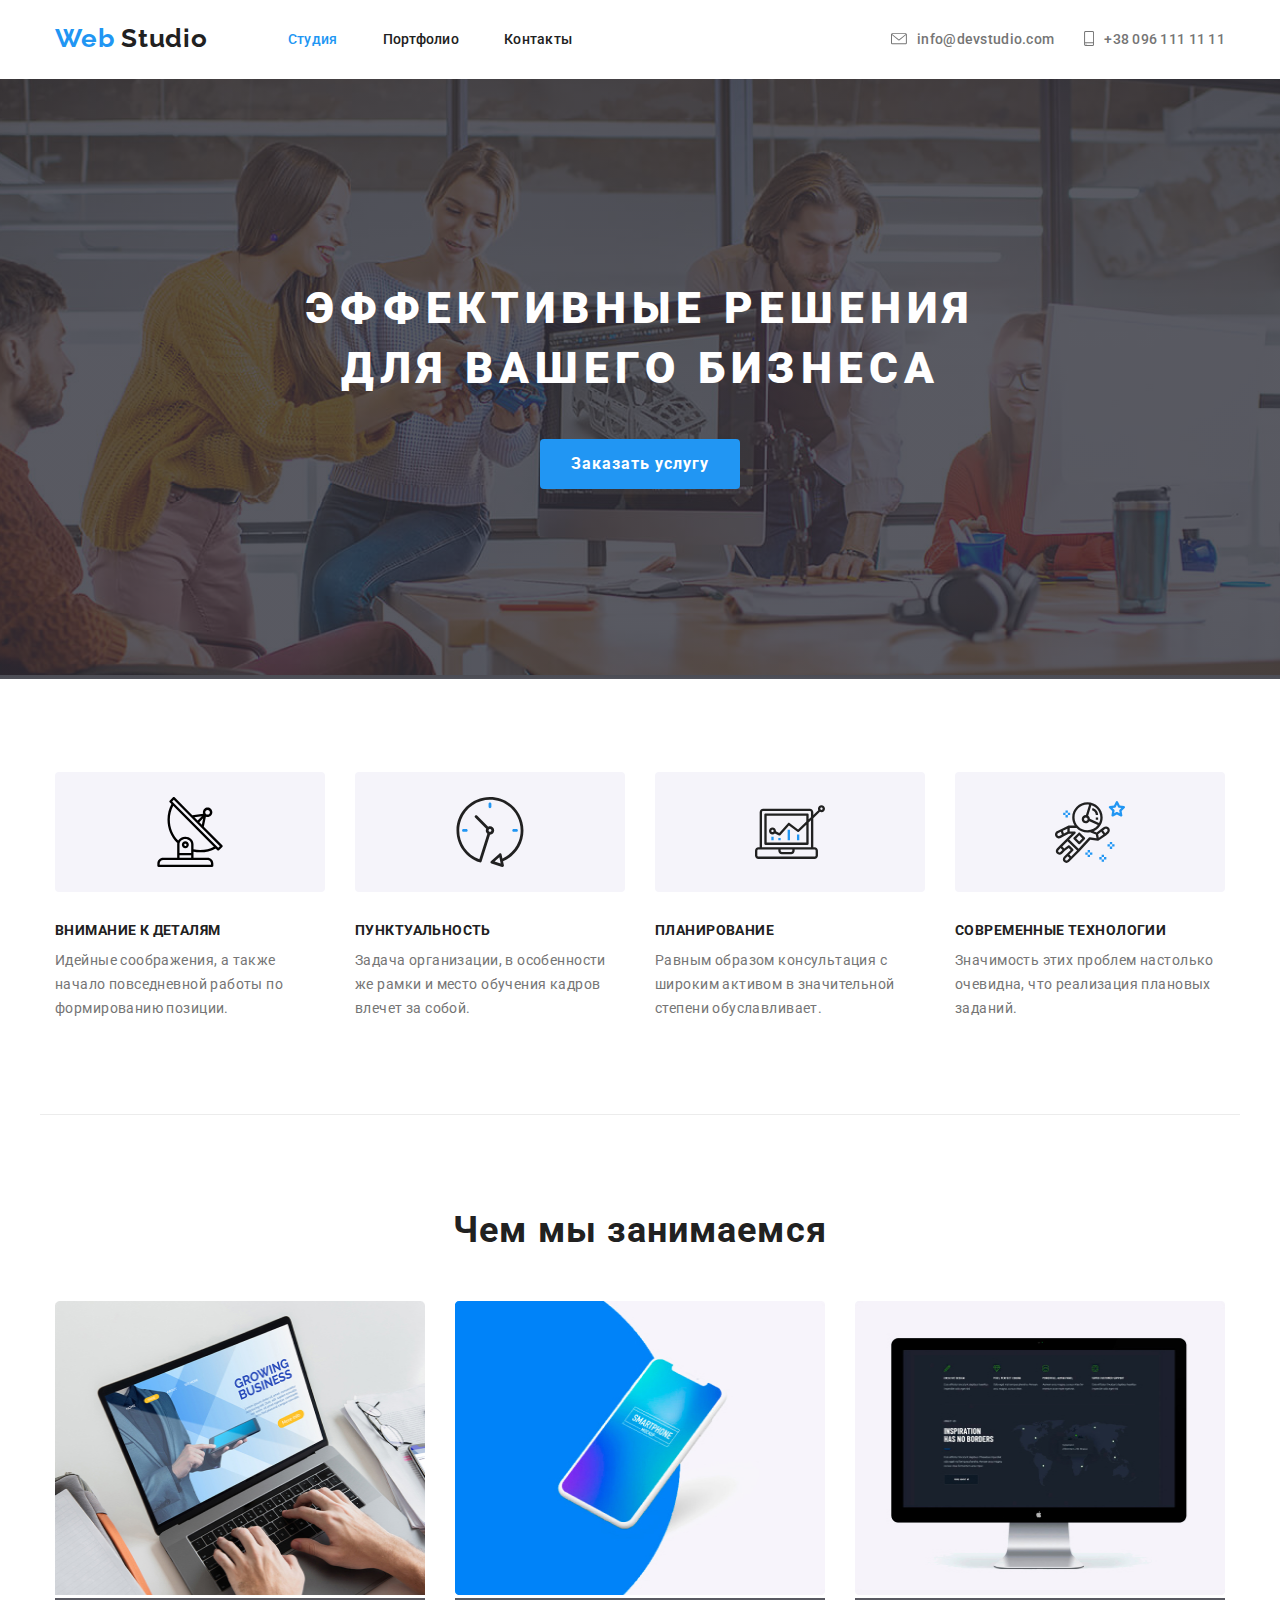
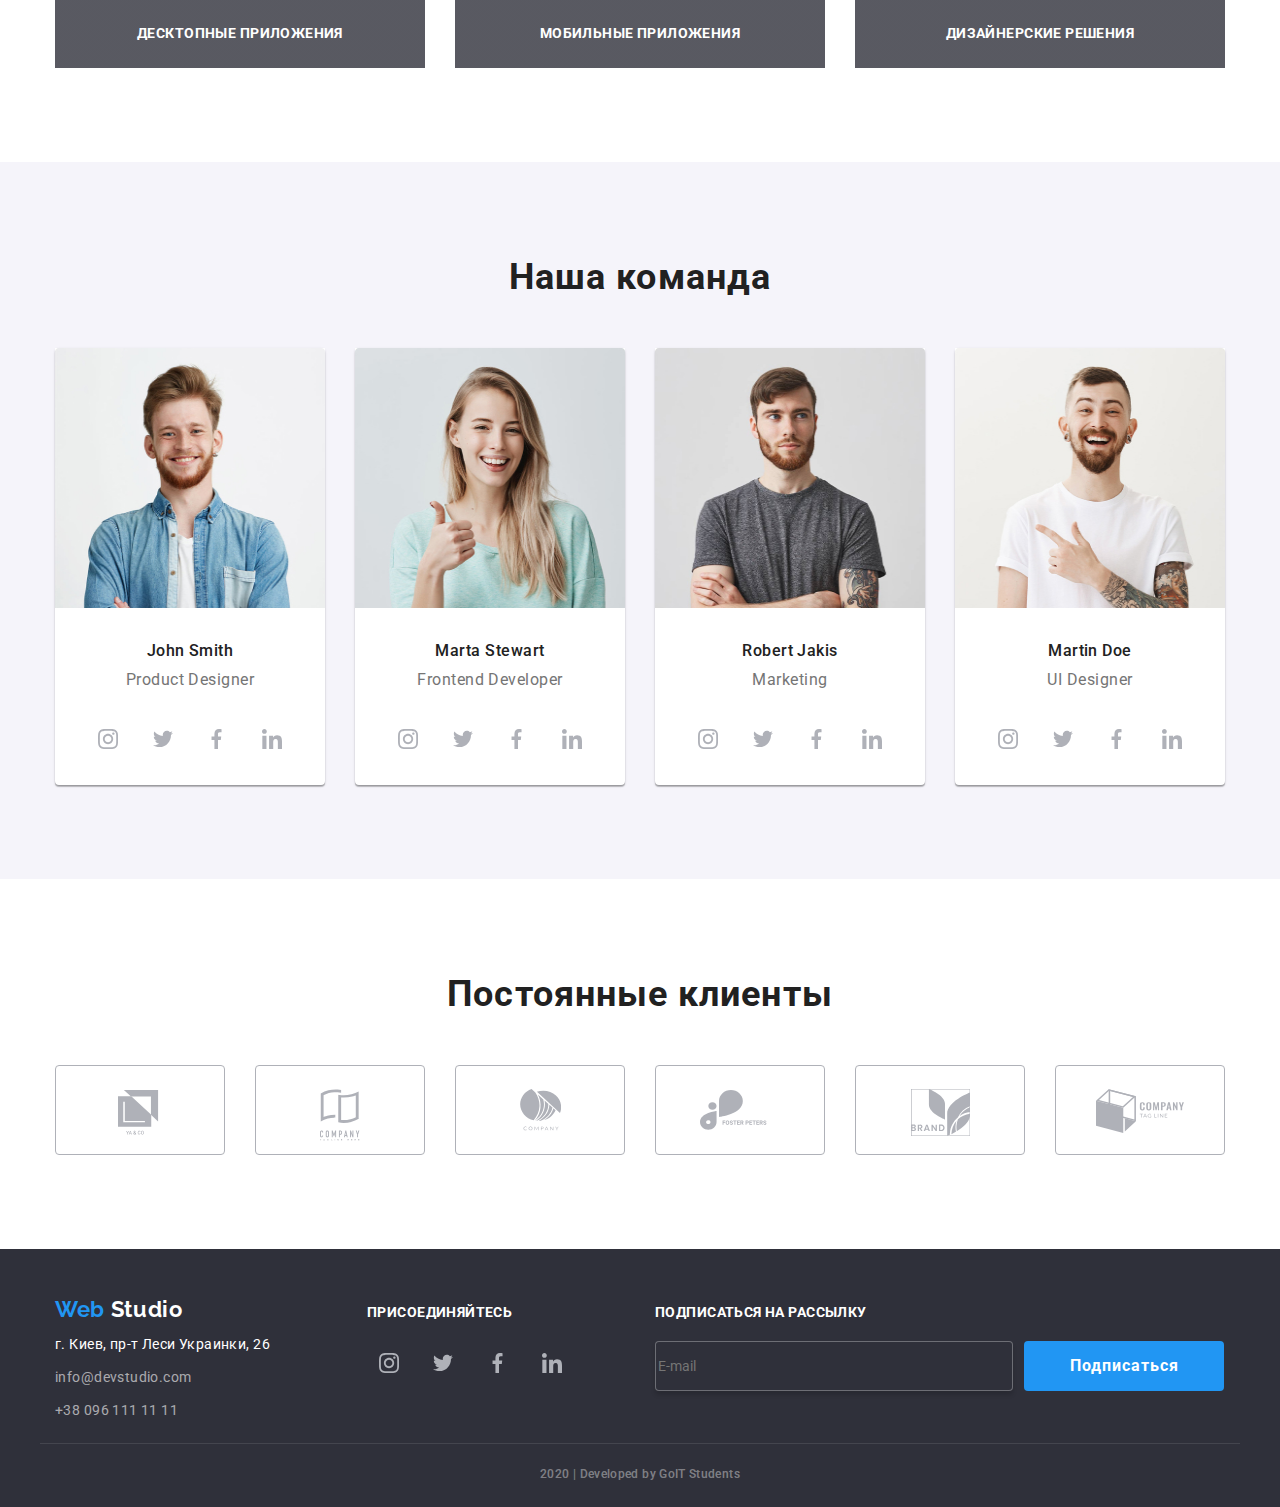
<file: index.html>
<!DOCTYPE html>
<html lang="ru">
<head>
    <meta charset="UTF-8">
    <meta name="viewport" content="width=device-width, initial-scale=1.0">
    <title>Web studio</title>
    <link rel="stylesheet" href="https://fonts.googleapis.com/css2?family=Raleway:wght@700&family=Roboto:wght@400;500;700;900&display=swap">
    <link rel="stylesheet" href="https://cdnjs.cloudflare.com/ajax/libs/modern-normalize/0.6.0/modern-normalize.min.css">
    <link rel="stylesheet" href="./css/style.css">
</head>
<body>
    <header class="header-page">
        <div class="container main-nav">
               <!--Main menu-->
            <a class="logo" href="index.html"> <span class="logo-accent">Web</span> Studio </a>
                <ul class="site-nav list">
                    <li class="item"> 
                        <a href="./index.html" class="site-nav-links active"> Студия </a>  
                    </li>
                    <li class="item"> 
                        <a href="./portfolio.html" class="site-nav-links"> Портфолио </a>  
                    </li>
                    <li class="item"> 
                        <a href="" class="site-nav-links"> Контакты </a>  
                    </li>
                </ul>
            <!--Contacts-->
            <ul class="contact-nav list"> 
                <li class="item contact-block"> 
                    <a class="contact-nav-links email" href="mailto:info@devstudio.com" aria-label="Ссылка на емейл">
                            <svg class="contact-svg" width="16px" height="12px">
                                <use href="./images/symbol-defs.svg#email"></use>
                            </svg>
                            info@devstudio.com
                    </a>
                </li>
                <li class="item"> 
                    <a class="contact-nav-links tel" href="tel:+380961111111" aria-label="Ссылка на звонок">
                        <svg class="contact-svg" width="10px" height="15px">
                            <use href="./images/symbol-defs.svg#tel"></use>
                        </svg>
                        +38 096 111 11 11
                    </a>
                </li>
            </ul>
        </div>
     
    </header>
  <main>
        <!-- page Hero 
            ЭФФЕКТИВНЫЕ РЕШЕНИЯ ДЛЯ ВАШЕГО БИЗНЕСА-->
    <section class="hero"> 
            <div class="overlay">
                <h1 class="hero-title">ЭФФЕКТИВНЫЕ РЕШЕНИЯ <br> ДЛЯ ВАШЕГО БИЗНЕСА</h1>
                <a href="" class="button">Заказать услугу</a> 
            </div>
    </section>
    <!--Наши преимущества-->
    <section class="feauter">  
        <div class="container">
            <h2 class="vissually-hidden">Наши преимущества</h2> <!--невидимый-->
            <ul class="feauter-points list">
                <li class="feauter-item icon-antena"> 
                    <div class="feauter-bg">
                        <svg class="feauter-svg">
                            <use href="./images/symbol-defs.svg#antenna"></use>
                        </svg>
                    </div>
                    <h3 class="feauter-title">Внимание к деталям</h3>
                    <p class="feauter-description">
                        Идейные соображения, а также начало повседневной работы по формированию позиции.
                    </p>  
                </li>
                <li class="feauter-item icon-clock">
                    <div class="feauter-bg">
                        <svg class="feauter-svg">
                            <use href="./images/symbol-defs.svg#clock1"></use>
                        </svg>
                    </div>
                    <h3 class="feauter-title">Пунктуальность</h3>
                    <p class="feauter-description">
                        Задача организации, в особенности же рамки и место обучения кадров влечет за собой.
                    </p>
                </li>
                <li class="feauter-item icon-diagrama">
                    <div class="feauter-bg">
                        <svg class="feauter-svg">
                            <use href="./images/symbol-defs.svg#diagram"></use>
                        </svg>
                    </div>
                    <h3 class="feauter-title">Планирование</h3>
                    <p class="feauter-description">
                        Равным образом консультация с широким активом в значительной степени обуславливает.
                    </p>                      
                </li class="feauter-item icon-astronaut">
                <li class="feauter-item icon-astronaut">
                    <div class="feauter-bg">
                        <svg class="feauter-svg">
                            <use href="./images/symbol-defs.svg#astronaut"></use>
                        </svg>
                    </div>
                    <h3  class="feauter-title">Современные технологии</h3>
                    <p class="feauter-description">
                        Значимость этих проблем настолько очевидна, что реализация плановых заданий.
                    </p>
                </li>
            </ul>
        </div>
    </section>
    <!--Чем мы занимаемся-->
    <section class="aboutus">
        <div class="container">
            <h2 class="aboutus-title">Чем мы занимаемся</h2>
        <ul class="aboutus-list list">
            <li class="item">
                <img src="./images/growingbusiness.jpg" alt="ноутбук" width="370" height="294">
                 <h3 class="aboutus-subtitle">Десктопные приложения</h3>
            </li>
            <li class="item">
                <img src="./images/mobile.jpg" alt="мобильный" width="370" height="294">
                <h3 class="aboutus-subtitle">Мобильные приложения</h3>
            </li>
            <li class="item">
                    <img src="./images/desktop.jpg" alt="десктоп" width="370" height="294">
                <h3 class="aboutus-subtitle">Дизайнерские решения</h3>
            </li>
        </ul>
        </div>
    </section>
    <!--Наша команда-->
    <section class="team">
        <div class="container">
            <h2 class="team-title">Наша команда</h2>
            <ul  class="teamlist list">
                <!--John Smith-->
                <li class="team-card">
                    <img class="team-photo" src="./images/JohnSmith.jpg" alt="Джон Смит" width="270" height="260">
                    <h3 class="team-name">John Smith</h3>
                    <p class="team-profession">Product Designer</p>
                    <ul class="socialmedia list">
                        <li class="socialmedia-item">
                            <a  href="https://www.instagram.com" aria-label="Ссылка на инстаграм">
                                <svg>
                                    <use href="./images/symbol-defs.svg#instagram-icon"></use>
                                </svg>
                            </a>
                        </li>
                        <li class="socialmedia-item">
                            <a href="https://www.twitter.com" aria-label="Ссылка на твитер">
                                <svg>
                                    <use href="./images/symbol-defs.svg#twitter-icon"></use>
                                </svg>
                            </a>
                        </li>
                        <li class="socialmedia-item">
                            <a href="https://www.facebook.com" aria-label="Ссылка на фейсбук">
                                <svg>
                                    <use href="./images/symbol-defs.svg#facebook-icon"></use>
                                </svg>
                            </a>
                        </li>
                        <li class="socialmedia-item">
                            <a href="https://linkedin.com" aria-label="Ссылка на линкедин">
                                <svg>
                                    <use href="./images/symbol-defs.svg#linkedin-icon"></use>
                                </svg>
                            </a>
                        </li>
                    </ul>
                </li>
                <!--Marta Stewart-->
                <li class="team-card">
                    <img class="team-photo" src="./images/MartaStewart.jpg" alt="Марта Стюарт" width="270" height="260">
                    <h3 class="team-name">Marta Stewart</h3>
                    <p class="team-profession">Frontend Developer</p>
                    <ul class="socialmedia list">
                        <li class="socialmedia-item">
                            <a  href="https://www.instagram.com" aria-label="Ссылка на инстаграм">
                                <svg>
                                    <use href="./images/symbol-defs.svg#instagram-icon"></use>
                                </svg>
                            </a>
                        </li>
                        <li class="socialmedia-item">
                            <a href="https://www.twitter.com" aria-label="Ссылка на твитер">
                                <svg>
                                    <use href="./images/symbol-defs.svg#twitter-icon"></use>
                                </svg>
                            </a>
                        </li>
                        <li class="socialmedia-item">
                            <a href="https://www.facebook.com" aria-label="Ссылка на фейсбук">
                                <svg>
                                    <use href="./images/symbol-defs.svg#facebook-icon"></use>
                                </svg>
                            </a>
                        </li>
                        <li class="socialmedia-item">
                            <a href="https://linkedin.com" aria-label="Ссылка на линкедин">
                                <svg>
                                    <use href="./images/symbol-defs.svg#linkedin-icon"></use>
                                </svg>
                            </a>
                        </li>
                    </ul>
                </li>
                <!--Robert Jakis-->
                <li class="team-card">
                    <img class="team-photo" src="./images/RobertJakis.jpg" alt="Роберт джейкис" width="270" height="260">
                    <h3 class="team-name">Robert Jakis</h3>
                    <p class="team-profession">Marketing</p>
                    <ul class="socialmedia list">
                        <li class="socialmedia-item">
                            <a  href="https://www.instagram.com" aria-label="Ссылка на инстаграм">
                                <svg>
                                    <use href="./images/symbol-defs.svg#instagram-icon"></use>
                                </svg>
                            </a>
                        </li>
                        <li class="socialmedia-item">
                            <a href="https://www.twitter.com" aria-label="Ссылка на твитер">
                                <svg>
                                    <use href="./images/symbol-defs.svg#twitter-icon"></use>
                                </svg>
                            </a>
                        </li>
                        <li class="socialmedia-item">
                            <a href="https://www.facebook.com" aria-label="Ссылка на фейсбук">
                                <svg>
                                    <use href="./images/symbol-defs.svg#facebook-icon"></use>
                                </svg>
                            </a>
                        </li>
                        <li class="socialmedia-item">
                            <a href="https://linkedin.com" aria-label="Ссылка на линкедин">
                                <svg>
                                    <use href="./images/symbol-defs.svg#linkedin-icon"></use>
                                </svg>
                            </a>
                        </li>
                    </ul>
                </li>
                <!--Martin Doe-->
                <li class="team-card">
                    <img class="team-photo" src="./images/MartinDoe.jpg" alt="Мартин дое"  width="270" height="260">
                    <h3 class="team-name">Martin Doe</h3>
                    <p class="team-profession">UI Designer</p>
                    <ul class="socialmedia list">
                        <li class="socialmedia-item">
                            <a  href="https://www.instagram.com" aria-label="Ссылка на инстаграм">
                                <svg>
                                    <use href="./images/symbol-defs.svg#instagram-icon"></use>
                                </svg>
                            </a>
                        </li>
                        <li class="socialmedia-item">
                            <a href="https://www.twitter.com" aria-label="Ссылка на твитер">
                                <svg>
                                    <use href="./images/symbol-defs.svg#twitter-icon"></use>
                                </svg>
                            </a>
                        </li>
                        <li class="socialmedia-item">
                            <a href="https://www.facebook.com" aria-label="Ссылка на фейсбук">
                                <svg>
                                    <use href="./images/symbol-defs.svg#facebook-icon"></use>
                                </svg>
                            </a>
                        </li>
                        <li class="socialmedia-item">
                            <a href="https://linkedin.com" aria-label="Ссылка на линкедин">
                                <svg>
                                    <use href="./images/symbol-defs.svg#linkedin-icon"></use>
                                </svg>
                            </a>
                        </li>
                    </ul>
                </li>    
            </ul>
        </div>
    </section>
    <!--Постоянные клиенты-->
    <section class="clients">
        <div class="container">
            <h2 class="clients-title"> Постоянные клиенты</h2>
        <ul class="clients-list list">
                <li class="clients-item">
                        <a class="clients-link" href="" aria-label="ссылка на клиента 1">
                            <svg class="clients-svg" width="44px" height="49px">
                                <use href="./images/symbol-defs.svg#Client1"></use>
                            </svg>
                        </a>
                 </li>
            <li class="clients-item"> 
                <a href="" aria-label="ссылка на клиента 2">
                    <svg class="clients-svg" width="40px" height="52px">
                        <use href="./images/symbol-defs.svg#client2"></use>
                    </svg>
                </a>
            </li>
            <li class="clients-item"> 
                <a href="" aria-label="ссылка на клиента 3"> 
                    <svg class="clients-svg" width="41px" height="42px">
                        <use href="./images/symbol-defs.svg#client3"></use>
                    </svg>
                </a>
            </li>
            <li class="clients-item"> 
                <a href="" aria-label="ссылка на клиента 4">
                    <svg class="clients-svg" width="80px" height="42px">
                        <use href="./images/symbol-defs.svg#Client4"></use>
                    </svg>
                </a>
            </li>
            <li class="clients-item"> 
                <a href="" aria-label="ссылка на клиента 5">
                    <svg class="clients-svg" width="59px" height="47px">
                        <use href="./images/symbol-defs.svg#Client5"></use>
                    </svg>
                </a>
            </li>
            <li class="clients-item"> 
                <a href="" aria-label="ссылка на клиента 6">
                    <svg class="clients-svg" width="88px" height="45px">
                        <use href="./images/symbol-defs.svg#Client6"></use>
                    </svg>
                </a>
            </li>    
        </ul>
        </div>
    </section>
  </main>
    <!-- футер -->
    <footer class="footer">
        <div class="footer container">
                    <div class="footer-adress"> 
                        <a href="index.html" class="logo footer"> 
                            <span class="logo-accent">Web</span>
                             Studio 
                        </a>
                        <address class="address">
                            <a class="adress-map link" href=""> г. Киев, пр-т Леси Украинки, 26 </a>
                             <a class="adress-mail link" href="mailto:info@devstudio.com">  info@devstudio.com </a>
                             <a class="adress-tel link" href="tel:+380961111111"> +38 096 111 11 11 </a>
                        </address>           
                    </div>
                    <!--Соц сети-->
                    <div class="footer-joinus">
                        <b class="joinus">ПРИСОЕДИНЯЙТЕСЬ</b>
                        <ul class="socialmedia in-footer list">
                            <li class="socialmedia-item">
                                <a  href="https://www.instagram.com" aria-label="Ссылка на инстаграм">
                                    <svg>
                                        <use href="./images/symbol-defs.svg#instagram-icon"></use>
                                    </svg>
                                </a>
                            </li>
                            <li class="socialmedia-item">
                                <a href="https://www.twitter.com" aria-label="Ссылка на твитер">
                                    <svg>
                                        <use href="./images/symbol-defs.svg#twitter-icon"></use>
                                    </svg>
                                </a>
                            </li>
                            <li class="socialmedia-item">
                                <a href="https://www.facebook.com" aria-label="Ссылка на фейсбук">
                                    <svg>
                                        <use href="./images/symbol-defs.svg#facebook-icon"></use>
                                    </svg>
                                </a>
                            </li>
                            <li class="socialmedia-item">
                                <a href="https://linkedin.com" aria-label="Ссылка на линкедин">
                                    <svg>
                                        <use href="./images/symbol-defs.svg#linkedin-icon"></use>
                                    </svg>
                                </a>
                            </li>
                        </ul>
                        
                        <!-- <ul class="footer-socialmedia list"> 
                            <li> <a href="" aria-label="Ссылка на инстаграм">
                                       
                                </a>
                            </li>
                            <li> <a href="" aria-label="Ссылка на твитер">

                                </a>
                            </li>
                            <li> <a href="" aria-label="Ссылка на фейсбук">

                             </a>
                            </li>
                            <li> <a href="" aria-label="Ссылка на линкедин">

                                </a>
                            </li>
                        </ul> -->
                    </div>
                    <!-- подпишитесь на рассылку -->
                    <div class="footer-followus">
                        <b class="follow-us">ПОДПИСАТЬСЯ НА РАССЫЛКУ</b> 
                        <input class="ur-email" type="text" name="first_name" placeholder="E-mail">
                        <button class="button">Подписаться</button>
                    </div>
        </div>     
        <p class="copyright"> 2020 | Developed by GoIT Students </p>
    </footer>
</body>
</html>
</file>
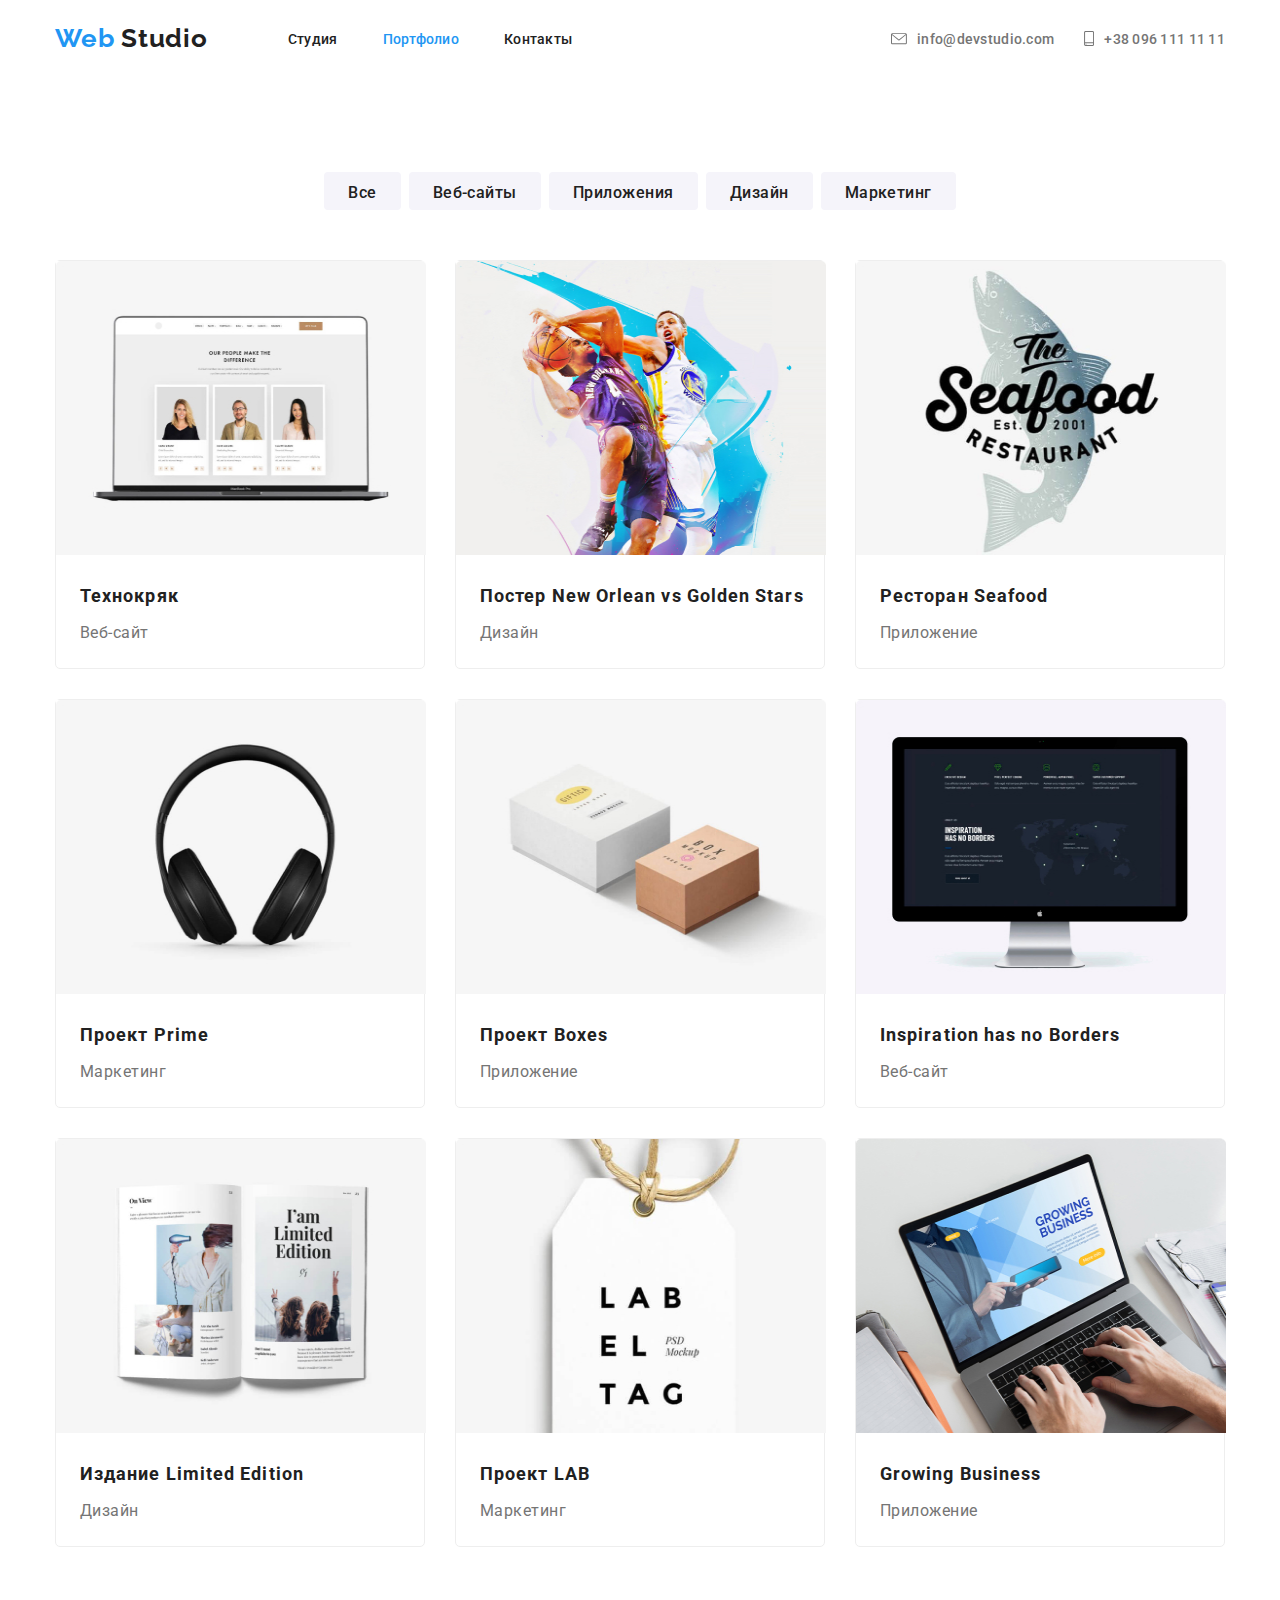
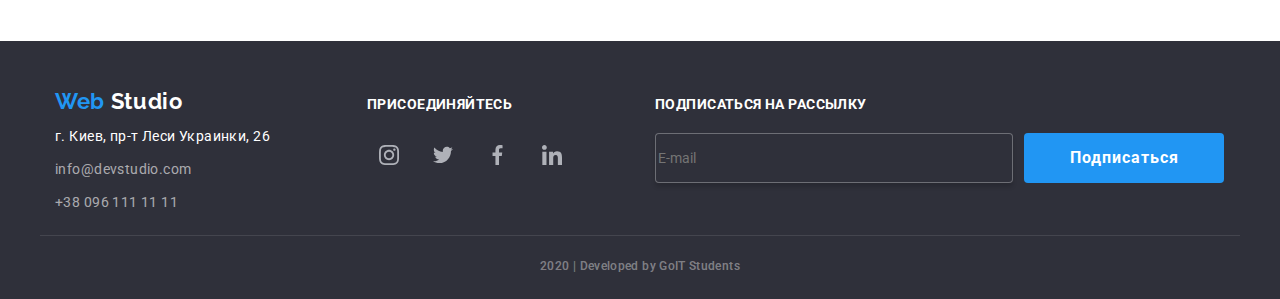
<file: portfolio.html>
<!DOCTYPE html>
    <html lang="ru">
    <head>
        <meta charset="UTF-8">
        <meta name="viewport" content="width=device-width, initial-scale=1.0">
        <title>Portfolio</title>
        <link rel="stylesheet" href="https://fonts.googleapis.com/css2?family=Raleway:wght@700&family=Roboto:wght@400;500;700;900&display=swap">
        <link rel="stylesheet" href="https://cdnjs.cloudflare.com/ajax/libs/modern-normalize/0.6.0/modern-normalize.min.css">
        <link rel="stylesheet" href="./css/style.css">
    </head>
    <body>
        <header class="header-page">
            <div class="container main-nav">
                   <!--Main menu-->
                <a class="logo" href="index.html"> <span class="logo-accent">Web</span> Studio </a>
                    <ul class="site-nav list">
                        <li class="item"> 
                            <a href="./index.html" class="site-nav-links"> Студия </a>  
                        </li>
                        <li class="item"> 
                            <a href="./portfolio.html" class="site-nav-links active"> Портфолио </a>  
                        </li>
                        <li class="item"> 
                            <a href="" class="site-nav-links"> Контакты </a>  
                        </li>
                    </ul>
                <!--Contacts-->
                <ul class="contact-nav list"> 
                    <li class="item contact-block"> 
                        <a class="contact-nav-links email" href="mailto:info@devstudio.com" aria-label="Ссылка на емейл">
                                <svg class="contact-svg" width="16px" height="12px">
                                    <use href="./images/symbol-defs.svg#email"></use>
                                </svg>
                                info@devstudio.com
                        </a>
                    </li>
                    <li class="item"> 
                        <a class="contact-nav-links tel" href="tel:+380961111111" aria-label="Ссылка на звонок">
                            <svg class="contact-svg" width="10px" height="15px">
                                <use href="./images/symbol-defs.svg#tel"></use>
                            </svg>
                            +38 096 111 11 11
                        </a>
                    </li>
                </ul>
            </div>
         
        </header>
        <main> 
            <section class="container portfolio">
                <h1 class="vissually-hidden">Portfolio</h1> <!--transparant-->
                <div class="filter list"> 
                    <button class="radio-button">Все</button>
                    <button class="radio-button">Веб-сайты</button>
                    <button class="radio-button">Приложения</button>
                    <button class="radio-button">Дизайн</button>
                    <button class="radio-button">Маркетинг</button>
                </div>
                 <!-- карточки с категориями -->
                    <ul class="flex-container list">
                        <li class="card item">
                            <img class="category-image" src="./images/technokryak.jpg" alt="скрин вебсайта" width="370" height="294">
                            <div class="common-text">
                                <h2 class="category-title">Технокряк</h2>
                                <p class="category-name" >Веб-сайт</p>
                            </div>
                        </li>
                        <li class="card item">
                            <img class="category-image" src="./images/posterneworlean.jpg" alt="баскетболисты" width="370" height="294">
                            <div class="common-text">
                                <h2 class="category-title">Постер New Orlean vs Golden Stars</h2>
                                <p class="category-name">Дизайн</p>
                            </div>
                        </li>
                        <li class="card item">
                            <img class="category-image" src="./images/restorantseafood.jpg" alt="лого ресторана" width="370" height="294">
                            <div class="common-text">
                                <h2 class="category-title">Ресторан Seafood</h2>
                                <p class="category-name">Приложение</p>
                            </div> 
                        </li>
                        <li class="card item">
                            <img class="category-image" src="./images/earpods.jpg" alt="наушники" width="370" height="294">
                            <div class="common-text">
                                <h2 class="category-title">Проект Prime</h2>
                                <p class="category-name">Маркетинг</p>
                            </div>
                        </li>
                        <li class="card item">
                            <img class="category-image" src="./images/boxes.jpg" alt="коробки" width="370" height="294">
                            <div class="common-text">
                                <h2 class="category-title">Проект Boxes</h2>
                                <p class="category-name">Приложение</p> 
                            </div>
                        </li>
                        <li class="card item">
                            <img class="category-image" src="./images/tv.jpg" alt="телевизор" width="370" height="294">
                            <div class="common-text">
                                <h2 class="category-title">Inspiration has no Borders</h2>
                                <p class="category-name">Веб-сайт</p>
                            </div>
                        </li>
                        <li class="card item">
                            <img class="category-image" src="./images/magazine.jpg" alt="журнал" width="370" height="294">
                            <div class="common-text">
                                <h2 class="category-title">Издание Limited Edition</h2>
                                <p class="category-name">Дизайн</p>
                            </div>
                        </li>
                        <li class="card item">
                            <img class="category-image" src="./images/projectlabel.jpg" alt="ярлык" width="370" height="294">
                            <div class="common-text">
                                <h2 class="category-title">Проект LAB</h2>
                                <p class="category-name">Маркетинг</p>
                            </div>
                        </li>
                        <li class="card item">
                            <img class="category-image" src="./images/growingbusiness.jpg" alt="ноутбук" width="370" height="294">
                            <div class="common-text">
                                <h2 class="category-title">Growing Business</h2>
                                <p class="category-name">Приложение</p>
                            </div>
                        </li>
                    </ul>
            </section>
        </main>
        <!-- футер -->
        <footer class="footer">
            <div class="footer container">
                        <div class="footer-adress"> 
                            <a href="index.html" class="logo footer"> 
                                <span class="logo-accent">Web</span>
                                 Studio 
                            </a>
                            <address class="address">
                                <a class="adress-map link" href=""> г. Киев, пр-т Леси Украинки, 26 </a>
                                 <a class="adress-mail link" href="mailto:info@devstudio.com">  info@devstudio.com </a>
                                 <a class="adress-tel link" href="tel:+380961111111"> +38 096 111 11 11 </a>
                            </address>           
                        </div>
                        <!--Соц сети-->
                        <div class="footer-joinus">
                            <b class="joinus">ПРИСОЕДИНЯЙТЕСЬ</b>
                            <ul class="socialmedia in-footer list">
                                <li class="socialmedia-item">
                                    <a  href="https://www.instagram.com" aria-label="Ссылка на инстаграм">
                                        <svg>
                                            <use href="./images/symbol-defs.svg#instagram-icon"></use>
                                        </svg>
                                    </a>
                                </li>
                                <li class="socialmedia-item">
                                    <a href="https://www.twitter.com" aria-label="Ссылка на твитер">
                                        <svg>
                                            <use href="./images/symbol-defs.svg#twitter-icon"></use>
                                        </svg>
                                    </a>
                                </li>
                                <li class="socialmedia-item">
                                    <a href="https://www.facebook.com" aria-label="Ссылка на фейсбук">
                                        <svg>
                                            <use href="./images/symbol-defs.svg#facebook-icon"></use>
                                        </svg>
                                    </a>
                                </li>
                                <li class="socialmedia-item">
                                    <a href="https://linkedin.com" aria-label="Ссылка на линкедин">
                                        <svg>
                                            <use href="./images/symbol-defs.svg#linkedin-icon"></use>
                                        </svg>
                                    </a>
                                </li>
                            </ul>
                            
                            <!-- <ul class="footer-socialmedia list"> 
                                <li> <a href="" aria-label="Ссылка на инстаграм">
                                           
                                    </a>
                                </li>
                                <li> <a href="" aria-label="Ссылка на твитер">
    
                                    </a>
                                </li>
                                <li> <a href="" aria-label="Ссылка на фейсбук">
    
                                 </a>
                                </li>
                                <li> <a href="" aria-label="Ссылка на линкедин">
    
                                    </a>
                                </li>
                            </ul> -->
                        </div>
                        <!-- подпишитесь на рассылку -->
                        <div class="footer-followus">
                            <b class="follow-us">ПОДПИСАТЬСЯ НА РАССЫЛКУ</b> 
                            <input class="ur-email" type="text" name="first_name" placeholder="E-mail">
                            <button class="button">Подписаться</button>
                        </div>
            </div>     
            <p class="copyright"> 2020 | Developed by GoIT Students </p>
        </footer>
    </body>
    </html>
</file>
<file: css/style.css>
:root {

    --primary-text-color: #757575;
    --title-text-color: #212121;
    --accent-color: #2196F3;
    --primary-white-color: #FFFFFF;

}

body {

    color: var(--primary-text-color);
    background-color: var(--primary-white-color);
    font-family: 'Roboto', sans-serif;
    letter-spacing: 0.02em;
    font-size: 14px;

    margin: 0;
}

h1 {

    color: var(--primary-white-color);
}

h2, h3 {

    color: var(--title-text-color);
}

.container {

    margin-left: auto;
    margin-right: auto;
    padding-left: 15px;
    padding-right: 15px;

    width: 1200px;
}

/* button  все общие стили для всех кнопок*/


.button {

    display: inline-block;
    
    text-decoration: none;
    font-size: 16px;
    font-weight: 700;
    line-height: 30px;
    letter-spacing: 0.06em;
    color: var(--primary-white-color);

    min-width: 200px;
    height: 50px;
    border: transparent;
    border-radius: 4px;

    background-color: var(--accent-color);

    padding: 10px 23px; 
    
}

.radio-button {

    display: inline-block;

    background-color: #F5F4FA;

    color: var(--title-text-color);
    text-decoration: none;
    font-size: 16px;
    font-weight: 500;
    line-height: 26px;
    letter-spacing: 0.03em;

    padding: 6px 22px;
    min-width: 73px;
    height: 38px;
    border-radius: 4px;
    border-color: transparent;

}

/* утилиты */

.list {

    list-style: none;
    padding: 0;
    margin: 0;

}


 /*  header */

.container.main-nav {

    display: flex;
    align-items: center;
    padding-top: 24px;
    padding-bottom: 25px;

}

.logo {

    font-family: 'Raleway', sans-serif;
    font-weight: 700;
    font-size: 26px;
    text-decoration: none;
    letter-spacing: 0.03em;

    color: var(--title-text-color);
}

.logo:hover,
.logo:focus {

    color: var(--accent-color);
}

.logo-accent {

    color: #2196F3;
}

.site-nav {

    display: flex;

    margin-left: 80px;
}

.site-nav .item +.item {

    margin-left: 45px;
}

.site-nav-links.active {

    color: var(--accent-color);

}


.site-nav-links:hover,
.site-nav-links:focus {

    color: #2196F3;
}

.site-nav-links {

    display: block;

    text-decoration: none;
    
    font-weight: 500;
    font-size: 14px;
    line-height: 16px;

    color: var(--title-text-color);   
}

.contact-nav {

    display: flex;
    margin-left: auto;
}

.contact-nav .item +.item {

    margin-left: 30px;

}

.contact-nav-links {

    display: flex;

    text-decoration: none;
    color: var(--primary-text-color);
    font-weight: 500;
    font-size: 14px;
    line-height: 16px; 
    

}

.contact-svg {

    align-self: center;

    margin-right: 10px;
    background-position: center;

    fill: #757575;
    
}


 
 .contact-nav-links:hover .contact-svg {

    fill: var(--accent-color);

} 

 .contact-nav-links:hover {

    color: var(--accent-color);

}


 /* hero */


.hero {

    text-align: center;
}

.hero-title {

    font-weight: 900;
    font-size: 44px;
    line-height: 1.36;
    letter-spacing: 6px;

    margin-top: 0;
    margin-bottom: 40px;
    padding-top: 200px;

}

.overlay {

    height: 600px;
    max-width: 1600px;
    margin-left: auto;
    margin-right: auto;

    background-color: black;
    
    background-image: linear-gradient(
        to right,
         rgba(47, 48, 58, 0.8),
         rgba(47, 48, 58, 0.8)), 
         url(../images/hero.jpg);

    background-position:  center;
}
   

/* Наши преимущества */

.feauter .container {

    padding-top: 94px;
    padding-bottom: 94px;
  
}

.vissually-hidden {

    width: 1px;
    height: 1px;
    margin: -1px;
    border: 0;
    padding: 0;
    clip: rect(0 0 0 0);
    overflow: hidden;
}

.feauter-points  {

    display: flex;
}

.feauter-points .feauter-item {

    width: calc((100% - 90px) / 3);

}

.feauter-points .feauter-item + .feauter-item {

    margin-left: 30px;
}


.feauter-title {

    font-weight: 700;
    font-size: 14px;
    line-height: 16px;
    letter-spacing: 0.03em;
    text-transform: uppercase;

    margin-top: 0px;
    margin-bottom: 10px;

}


.feauter-svg {

    width: 70px;
    height: 70px;

}

.feauter-bg {

    background-color: #F5F4FA;
    border-radius: 4px;

    text-align: center;

    height: 120px;
    padding-top: 25px ;
    margin-bottom: 30px;

}


.feauter-description {

    font-weight: 400;
    font-size: 14px;
    line-height: 24px;
    letter-spacing: 0.03em;

    margin:0;

}



/* Чем мы занимаемся */
 
.aboutus .container {

    padding-bottom: 94px;
    padding-top: 94px;

    border-top: 1px solid #ECECEC;
  
}

.aboutus-list {

    display: flex;
}

.aboutus-list .item + .item {

    margin-left: 30px;
}
.aboutus-list .item {

    width: calc((100% - 60px) / 3);
    text-align: center;
    
}

.aboutus-title {

    font-weight: 700;
    font-size: 36px;
    line-height: 42px;
    letter-spacing: 0.03em;
    text-align: center;
    

    margin-top: 0px;
    margin-bottom: 50px;

    } 


.aboutus-subtitle {

    font-weight: 700;
    font-size: 14px;
    line-height: 16px;
    letter-spacing: 0.03em;
    text-transform: uppercase;
    color: var(--primary-white-color);

    margin: 0;
    padding-top: 27px;
    padding-bottom: 27px;
    align-items: center;

    background-image: linear-gradient(
        to right,
         rgba(47, 48, 58, 0.8), 
         rgba(47, 48, 58, 0.8));
         height: 70px;
    
}

/* Наша команда */

.team {

    background-color: #F5F4FA;
}

.team .container {

   padding-top: 94px;
   padding-bottom: 94px;

}

.teamlist  {

    display: flex;

}

.team-card {

    width: calc((100% - 90px / 4));

    background-color: var(--primary-white-color);
    border-radius: 4px;
     box-shadow: 
     0px 2px 1px rgba(0, 0, 0, 0.2), 
     0px 1px 1px rgba(0, 0, 0, 0.14),
     0px 1px 3px rgba(0, 0, 0, 0.12);

}

.socialmedia.list {

    display: flex; 
    padding-bottom: 24px;
    padding-left: 31px;
    padding-right: 31px; 
    justify-content: space-between; 

}

.socialmedia-item  {

    width: 44px;
    height: 44px;
}

 .socialmedia-item svg {
     
     
    width: 20px;
    height: 20px;

    fill: #AFB1B8; 
    
    display: inline-block;

}

.socialmedia-item a {
    padding: 12px 0;
    text-align: center;
    display: block;
}

.socialmedia-item:hover svg {

    fill: var(--primary-white-color);
}

.socialmedia-item:hover {

    background-color: var(--accent-color);
    background-size: 44px 44px;
    border-radius: 50px;
    
}


.team-card + .team-card {

    margin-left: 30px;
}

.team-title {

    font-weight: 700;
    font-size: 36px;
    line-height: 42px;
    letter-spacing: 0.03em;
    text-align: center;

    margin-top: 0;
    margin-bottom: 50px;

}

.team-name {

    font-weight: 500;
    font-size: 16px;
    line-height: 19px;
    letter-spacing: 0.03em;
    text-align: center;

    margin-top: 0;
    margin-bottom: 10px;
}

.team-photo {

    margin-bottom: 30px;
}

.team-profession {

    font-weight: normal;
    font-size: 16px;
    line-height: 19px;
    letter-spacing: 0.03em;
    text-align: center;

    margin-top: 0px;
    margin-bottom: 28px;
}


/* Постоянные клиенты */

.clients .container {

    padding-top: 94px;
    padding-bottom: 94px;
}

.clients-list {

    display: flex;

}

.clients-list .clients-item {

    display: block;
    
    text-align: center;
    padding-top: 23px;
    
    width: calc((1200px - 150px) /6);

    border: 1px solid #AFB1B8 ;
    border-radius: 4px;

    height: 90px;

}

/* #afb1b8 */


.clients-list .clients-item + .clients-item {

    margin-left: 30px;
}

.clients-svg {

    fill: #afb1b8;

}

.clients-item:hover .clients-svg {
    fill: var(--accent-color);
    
}



.clients-item:hover {
    
    border: 1px solid;
    color: var(--accent-color);
}


.clients-title {

    font-weight: 700;
    font-size: 36px;
    line-height: 42px;
    letter-spacing: 0.03em;
    margin-top: 0px;
    margin-bottom: 50px;
    text-align: center;
}


/* футер */

.footer {

    background-color: #2F303A;

}

.footer.container {

    display: flex;

    padding-top: 48px;
    padding-bottom: 21px;

    align-items: baseline;
    justify-content: space-between;

    border-bottom: 1px solid rgba(255, 255, 255, 0.1);

}


.footer-adress {

    width: 231px;
   
}

.logo.footer {

    display: inline-block;

    font-size: 22px;
    margin-bottom: 10px;
    color: var(--primary-white-color);

}

.logo.footer:hover,
.logo.footer:focus {

    color: var(--accent-color);

}

.address .link {

    display: block;

    text-decoration: none;
    font-style: normal;
    font-weight: 400;
    font-size: 14px;
    line-height: 24px;
    letter-spacing: 0.03em;

}

.address .link:hover,
.address .link:focus {

    color: var(--accent-color);
}

.adress-map {

    color: var(--primary-white-color);

    margin-bottom: 9px;
    
}

.adress-mail {

    color: rgba(255, 255, 255, 0.6);

    margin-bottom: 9px;
   
}

.adress-tel {

    color: rgba(255, 255, 255, 0.6);


}


.footer-joinus {

    width: 207px;
    
}

.joinus {

    display: block;

    font-weight: 700;
    font-size: 14px;
    line-height: 16px;
    letter-spacing: 0.03em;

    color: var(--primary-white-color);

    margin-bottom: 21px;
}


.socialmedia.in-footer.list {
    padding: 0;
}

.socialmedia.in-footer svg {

    fill: var(--primary-white-color);
}





.ur-email { 

    width: 358px;
    height: 50px;
    background-color:#2F303A;
    border: 1px solid rgba(255, 255, 255, 0.3);
    box-sizing: border-box;
    box-shadow: 0px 4px 4px rgba(0, 0, 0, 0.15);
    border-radius: 4px;
    margin-right: 8px;
}

.footer-followus {

    width: 570px;

}

.follow-us {

    display: block;

    font-weight: bold;
    font-size: 14px;
    line-height: 16px;
    letter-spacing: 0.03em;

    color: var(--primary-white-color);

    margin-bottom: 21px;    
}

.copyright {

    padding-top: 18px;
    padding-bottom: 21px;
    margin: 0;

    font-weight: 500;
    letter-spacing: 0.03em;
    font-size: 12px;
    line-height: 24px;
    color: rgba(255, 255, 255, 0.4);
    text-align: center;

}
    
   

/* 

portfolio

*/

.container.portfolio {

    padding-top: 94px;
    padding-bottom: 94px;

}

.filter.list {

    display: flex;

    margin-bottom: 50px;
    margin-left: auto;
    margin-right: auto;
    justify-content: center;
   

}

.filter.list .radio-button+.radio-button {

    margin-left: 8px;
    
}


.radio-button:hover,
.radio-button:focus {

    background-color:var(--accent-color);
    color: var(--primary-white-color);
}


/* portfolio items */

.flex-container {

    display: flex;
    flex-wrap: wrap;

}

.card {

    border: 1px solid #EEEEEE;
    border-radius: 5px;
}

.flex-container .item {

    width: 370px;
    margin-right: 30px;
    margin-bottom: 30px;

}

.flex-container .item:hover {
    box-shadow: 1px 4px 6px rgba(0, 0, 0, 0.16), 0px 4px 4px rgba(0, 0, 0, 0.06), 0px 1px 1px rgba(0, 0, 0, 0.12);
}

.flex-container .item:nth-child(3n) {

    margin-right: 0;
}

.flex-container .item:nth-last-child(-n + 3) {

    margin-bottom: 0;
}

.category-image {

    margin-bottom: 20px;
}


.category-title {

    font-weight: bold;
    font-size: 18px;
    line-height: 36px;
    letter-spacing: 0.06em;
    margin-top: 0px;
    margin-bottom: 4px;
}

.category-name {

    margin-top: 0px;
    margin-bottom: 20px;
    
}

.common-text {

    padding-left: 24px;
    padding-bottom: 20px;
}

.flex-container.list p {

    font-weight: normal;
    font-size: 16px;
    line-height: 30px;
    letter-spacing: 0.03em;
    margin: 0;
}
</file>
